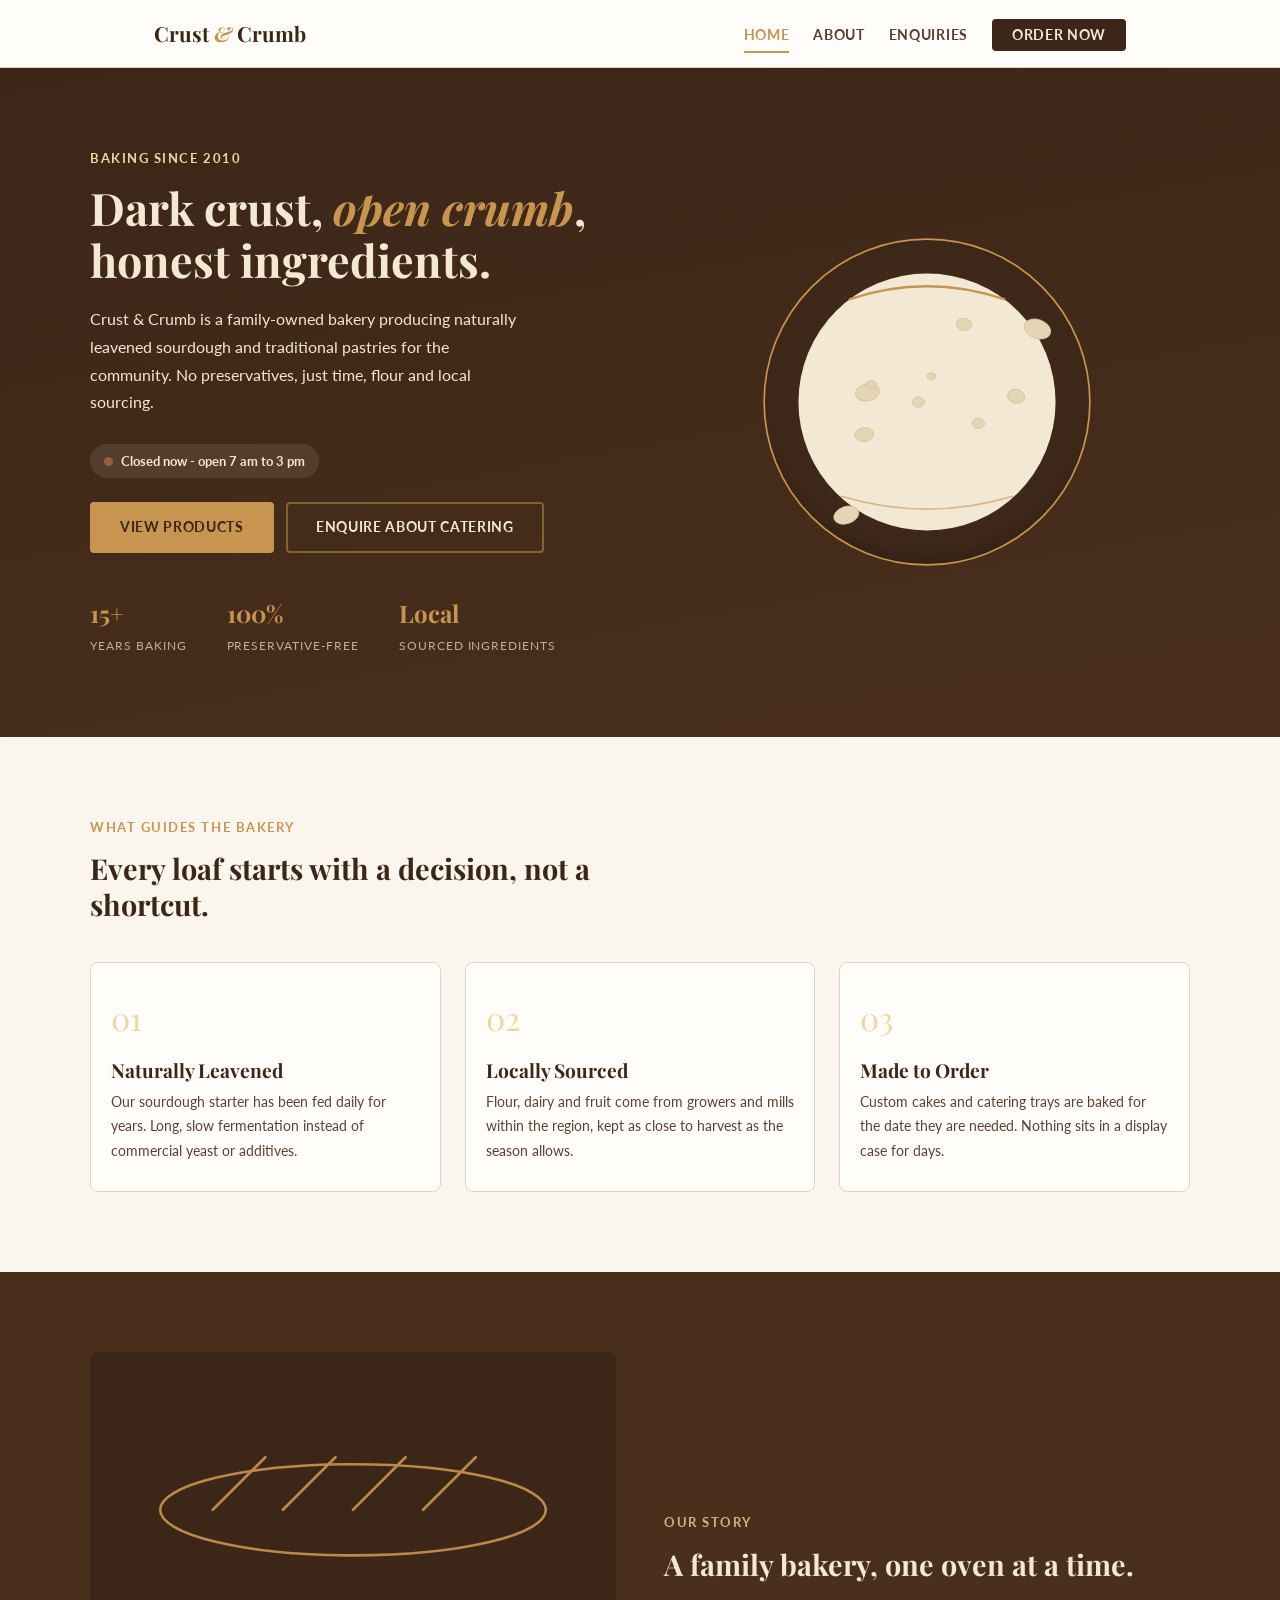
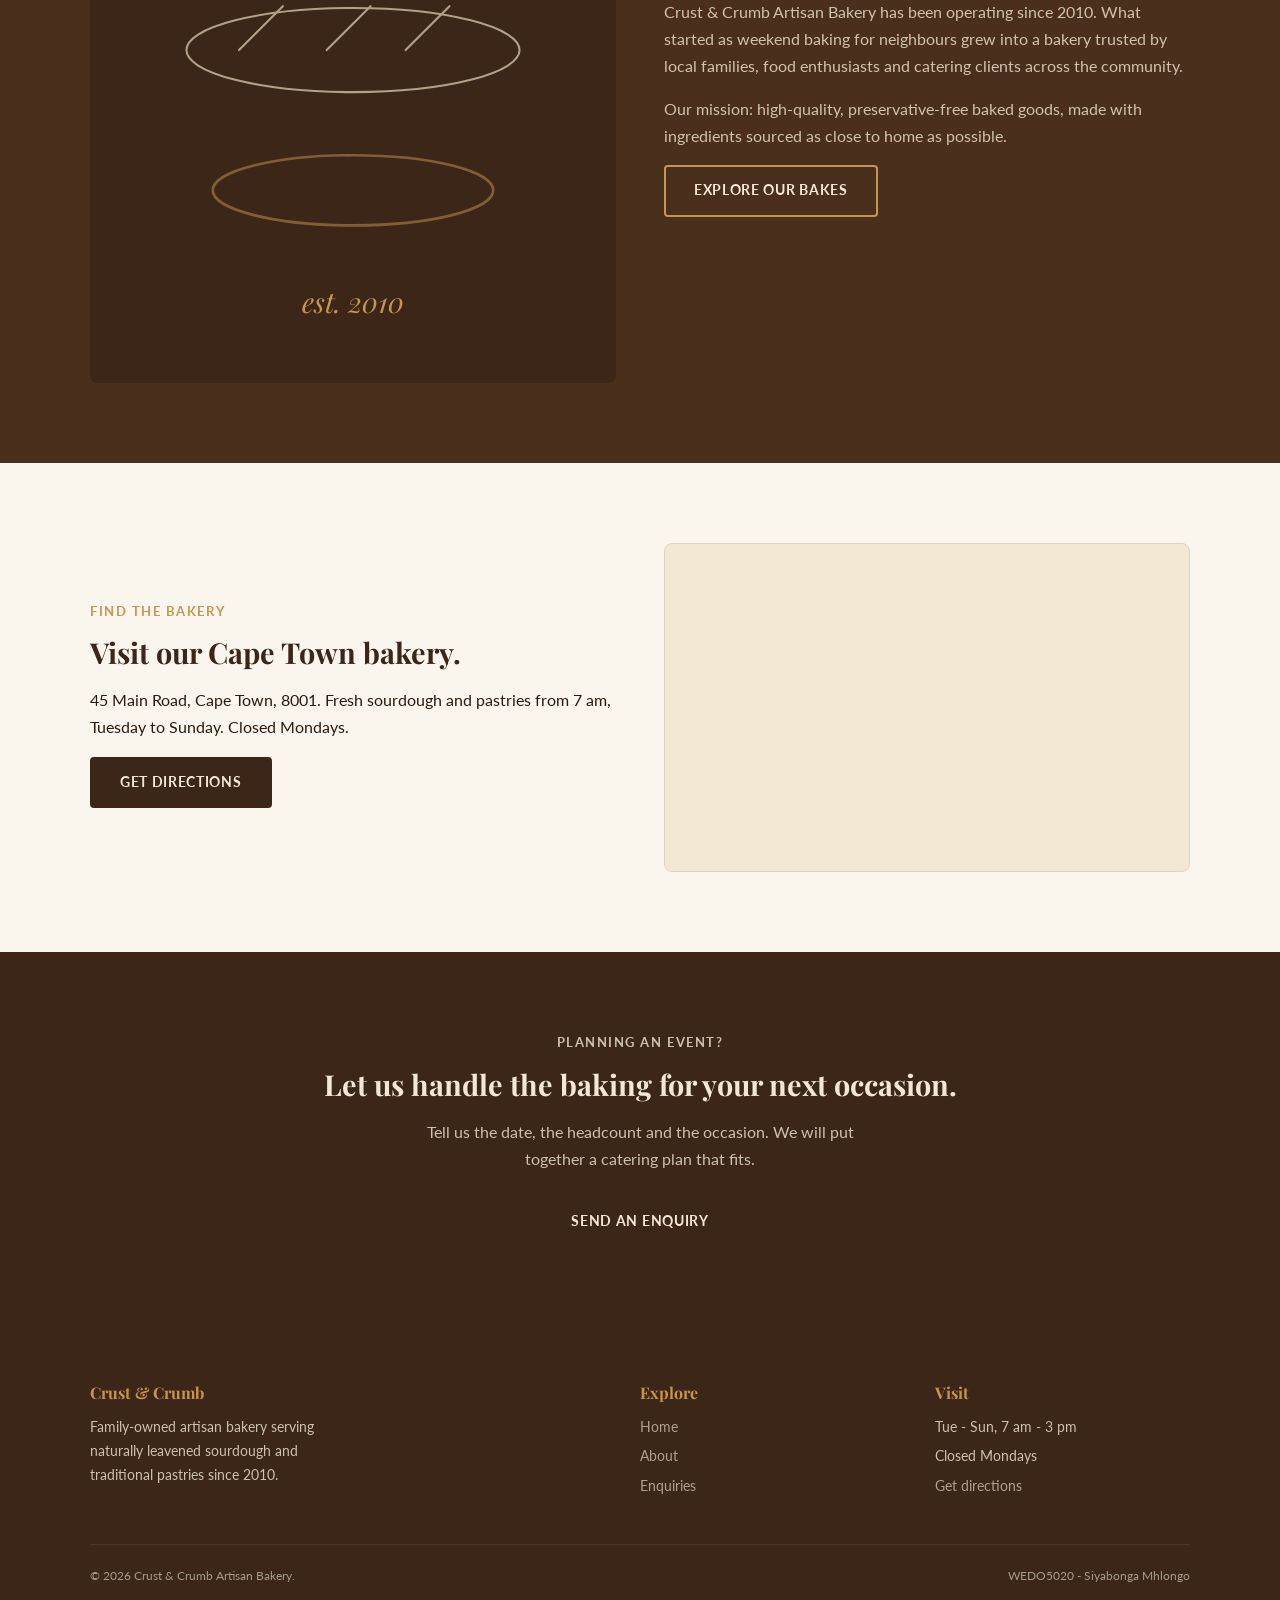
<file: index.html>
<!DOCTYPE html>
<html lang="en">
<head>
  <meta charset="UTF-8">
  <meta name="viewport" content="width=device-width, initial-scale=1.0">
  <title>Crust &amp; Crumb Artisan Bakery | Sourdough &amp; Pastries in Cape Town</title>
  <meta name="description" content="Family-owned artisan bakery in Cape Town since 2010. Fresh naturally leavened sourdough, butter croissants, custom cakes and catering, all preservative-free and locally sourced.">
  <meta name="author" content="Siyabonga Mhlongo">
  <meta name="keywords" content="artisan bakery Cape Town, sourdough bread, fresh pastries, custom cakes, bakery catering, preservative-free bread, locally sourced">
  <meta name="robots" content="index, follow">
  <meta name="theme-color" content="#3B2618">
  <meta property="og:type" content="website">
  <meta property="og:site_name" content="Crust &amp; Crumb Artisan Bakery">
  <meta property="og:title" content="Crust &amp; Crumb Artisan Bakery | Sourdough &amp; Pastries in Cape Town">
  <meta property="og:description" content="Family-owned artisan bakery in Cape Town since 2010. Fresh naturally leavened sourdough, butter croissants, custom cakes and catering, all preservative-free and locally sourced.">
  <meta property="og:locale" content="en_ZA">
  <meta name="twitter:card" content="summary">
  <meta name="twitter:title" content="Crust &amp; Crumb Artisan Bakery | Sourdough &amp; Pastries in Cape Town">
  <meta name="twitter:description" content="Family-owned artisan bakery in Cape Town since 2010. Fresh naturally leavened sourdough, butter croissants, custom cakes and catering, all preservative-free and locally sourced.">
  <link rel="icon" href="data:image/svg+xml,%3Csvg xmlns='http://www.w3.org/2000/svg' viewBox='0 0 100 100'%3E%3Ccircle cx='50' cy='50' r='46' fill='%233B2618'/%3E%3Ccircle cx='50' cy='50' r='34' fill='%23F3E8D3'/%3E%3C/svg%3E">
  <script type="application/ld+json">{"@context": "https://schema.org", "@type": "Bakery", "name": "Crust & Crumb Artisan Bakery", "description": "Family-owned artisan bakery specialising in naturally leavened sourdough, pastries, custom cakes and catering.", "foundingDate": "2010", "telephone": "+27215551234", "email": "hello@crustandcrumb.co.za", "address": {"@type": "PostalAddress", "streetAddress": "45 Main Road", "addressLocality": "Cape Town", "postalCode": "8001", "addressCountry": "ZA"}, "openingHoursSpecification": [{"@type": "OpeningHoursSpecification", "dayOfWeek": ["Tuesday", "Wednesday", "Thursday", "Friday", "Saturday", "Sunday"], "opens": "07:00", "closes": "15:00"}], "servesCuisine": "Bakery"}</script>
  <link rel="preconnect" href="https://fonts.googleapis.com">
  <link rel="preconnect" href="https://fonts.gstatic.com" crossorigin>
  <link href="https://fonts.googleapis.com/css2?family=Lato:wght@400;700&family=Playfair+Display:ital,wght@0,400;0,700;1,400&display=swap" rel="stylesheet">
  <link rel="stylesheet" href="style.css">
  <link rel="stylesheet" href="styles/index.css">
  <link rel="stylesheet" href="styles/animations.css">
</head>
<body>

  <a href="#main" class="skip-link">Skip to main content</a>

  <header class="site-header" role="banner">
    <nav class="nav" aria-label="Primary navigation">
      <a href="index.html" class="brand">Crust <span class="amp">&amp;</span> Crumb</a>
      <input type="checkbox" id="nav-toggle" class="nav-toggle" aria-label="Toggle navigation menu">
      <label for="nav-toggle" class="nav-toggle-label"><span></span></label>
      <ul class="nav-links">
        <li><a href="index.html" aria-current="page">Home</a></li>
        <li><a href="about.html">About</a></li>
        <li><a href="contact.html">Enquiries</a></li>
        <li><a href="contact.html" class="nav-cta">Order Now</a></li>
      </ul>
    </nav>
  </header>

  <main id="main">

    <!-- HERO -->
    <section class="hero" aria-label="Welcome banner">
      <div class="container hero-inner">
        <div>
          <p class="eyebrow">Baking since 2010</p>
          <h1>Dark crust, <em>open crumb</em>,<br>honest ingredients.</h1>
          <p class="hero-sub">Crust &amp; Crumb is a family-owned bakery producing naturally leavened sourdough and traditional pastries for the community. No preservatives, just time, flour and local sourcing.</p>
          <p class="open-status" id="open-status" aria-live="polite"></p>
          <div class="hero-actions">
            <a href="about.html" class="btn btn-primary">View Products</a>
            <a href="contact.html" class="btn btn-outline">Enquire About Catering</a>
          </div>
          <div class="hero-stats">
            <div><strong data-count="15" data-suffix="+">15+</strong><span>Years Baking</span></div>
            <div><strong data-count="100" data-suffix="%">100%</strong><span>Preservative-Free</span></div>
            <div><strong>Local</strong><span>Sourced Ingredients</span></div>
          </div>
        </div>

        <div class="hero-figure" role="img" aria-label="Illustration of a sliced sourdough loaf with a dark crust and open crumb">
          <svg viewBox="0 0 420 420" xmlns="http://www.w3.org/2000/svg">
            <defs>
              <radialGradient id="crustGrad" cx="50%" cy="45%" r="65%">
                <stop offset="0%" stop-color="#4A2F1C"/>
                <stop offset="78%" stop-color="#3B2618"/>
                <stop offset="100%" stop-color="#241610"/>
              </radialGradient>
            </defs>
            <circle cx="210" cy="210" r="190" fill="url(#crustGrad)" stroke="#C89550" stroke-width="2"/>
            <circle cx="210" cy="210" r="150" fill="#F3E8D3"/>
            <g fill="#E4D5B7" stroke="#D8C298" stroke-width="1">
              <ellipse cx="170" cy="160" rx="14" ry="10" transform="rotate(-12 170 160)"/>
              <ellipse cx="230" cy="150" rx="9" ry="7" transform="rotate(8 230 150)"/>
              <ellipse cx="255" cy="200" rx="16" ry="11" transform="rotate(20 255 200)"/>
              <ellipse cx="200" cy="210" rx="7" ry="6"/>
              <ellipse cx="160" cy="230" rx="11" ry="8" transform="rotate(-6 160 230)"/>
              <ellipse cx="245" cy="255" rx="10" ry="8" transform="rotate(14 245 255)"/>
              <ellipse cx="190" cy="270" rx="15" ry="10" transform="rotate(-18 190 270)"/>
              <ellipse cx="145" cy="190" rx="6" ry="5"/>
              <ellipse cx="270" cy="235" rx="7" ry="6"/>
              <ellipse cx="215" cy="180" rx="5" ry="4"/>
            </g>
            <path d="M120 90 Q210 60 300 90" stroke="#C89550" stroke-width="3" fill="none" stroke-linecap="round"/>
            <path d="M110 320 Q210 350 310 320" stroke="#C89550" stroke-width="2" fill="none" stroke-linecap="round" opacity="0.6"/>
          </svg>
        </div>
      </div>
    </section>

    <!-- VALUES -->
    <section class="section-light" aria-labelledby="values-heading">
      <div class="container">
        <div class="section-head">
          <p class="eyebrow">What guides the bakery</p>
          <h2 id="values-heading">Every loaf starts with a decision, not a shortcut.</h2>
        </div>
        <div class="grid-3">
          <article class="value-card">
            <span class="num" aria-hidden="true">01</span>
            <h3>Naturally Leavened</h3>
            <p>Our sourdough starter has been fed daily for years. Long, slow fermentation instead of commercial yeast or additives.</p>
          </article>
          <article class="value-card">
            <span class="num" aria-hidden="true">02</span>
            <h3>Locally Sourced</h3>
            <p>Flour, dairy and fruit come from growers and mills within the region, kept as close to harvest as the season allows.</p>
          </article>
          <article class="value-card">
            <span class="num" aria-hidden="true">03</span>
            <h3>Made to Order</h3>
            <p>Custom cakes and catering trays are baked for the date they are needed. Nothing sits in a display case for days.</p>
          </article>
        </div>
      </div>
    </section>

    <!-- ABOUT PREVIEW -->
    <section class="section-panel" aria-labelledby="story-heading">
      <div class="container split">
        <div class="split-figure" role="img" aria-label="Illustration of bakery shelves with the words est. 2010">
          <svg viewBox="0 0 300 360" xmlns="http://www.w3.org/2000/svg">
            <rect x="0" y="0" width="300" height="360" fill="#3B2618"/>
            <g stroke="#C89550" stroke-width="1.5" fill="none" opacity="0.9">
              <ellipse cx="150" cy="90" rx="110" ry="26"/>
              <path d="M70 90 L100 60 M110 90 L140 60 M150 90 L180 60 M190 90 L220 60" stroke-linecap="round"/>
            </g>
            <g stroke="#E4D5B7" stroke-width="1.2" fill="none" opacity="0.7">
              <ellipse cx="150" cy="170" rx="95" ry="24"/>
              <path d="M85 170 L110 145 M135 170 L160 145 M180 170 L205 145" stroke-linecap="round"/>
            </g>
            <g stroke="#C89550" stroke-width="1.5" fill="none" opacity="0.5">
              <ellipse cx="150" cy="250" rx="80" ry="20"/>
            </g>
            <text x="150" y="320" text-anchor="middle" font-family="Playfair Display, serif" font-style="italic" font-size="16" fill="#C89550">est. 2010</text>
          </svg>
        </div>
        <div>
          <p class="eyebrow">Our story</p>
          <h2 id="story-heading">A family bakery, one oven at a time.</h2>
          <p>Crust &amp; Crumb Artisan Bakery has been operating since 2010. What started as weekend baking for neighbours grew into a bakery trusted by local families, food enthusiasts and catering clients across the community.</p>
          <p>Our mission: high-quality, preservative-free baked goods, made with ingredients sourced as close to home as possible.</p>
          <a href="about.html" class="btn btn-outline-dark">Explore Our Bakes</a>
        </div>
      </div>
    </section>

    <!-- FIND US -->
    <section class="section-light" aria-labelledby="find-heading">
      <div class="container split">
        <div>
          <p class="eyebrow">Find the bakery</p>
          <h2 id="find-heading">Visit our Cape Town bakery.</h2>
          <p>45 Main Road, Cape Town, 8001. Fresh sourdough and pastries from 7 am, Tuesday to Sunday. Closed Mondays.</p>
          <a class="btn btn-primary" href="https://www.google.com/maps/dir/?api=1&destination=45+Main+Road,+Cape+Town,+8001" target="_blank" rel="noopener">Get Directions</a>
        </div>
        <div class="map-frame"><iframe title="Google Map showing Crust and Crumb Artisan Bakery at 45 Main Road, Cape Town" src="https://www.google.com/maps?q=45+Main+Road,+Cape+Town,+8001&output=embed" loading="lazy" referrerpolicy="no-referrer-when-downgrade" allowfullscreen></iframe></div>
      </div>
    </section>

    <!-- CTA -->
    <section class="section-dark" aria-labelledby="cta-heading">
      <div class="container" style="text-align:center; max-width:640px;">
        <p class="eyebrow" style="text-align:center;">Planning an event?</p>
        <h2 id="cta-heading">Let us handle the baking for your next occasion.</h2>
        <p style="max-width:50ch; margin:0 auto 24px;">Tell us the date, the headcount and the occasion. We will put together a catering plan that fits.</p>
        <a href="contact.html" class="btn btn-primary">Send an Enquiry</a>
      </div>
    </section>

  </main>

  <footer class="site-footer" role="contentinfo">
    <div class="container">
      <div class="footer-top">
        <div>
          <h4>Crust &amp; Crumb</h4>
          <p style="max-width:32ch; font-size:0.9rem; opacity:0.8;">Family-owned artisan bakery serving naturally leavened sourdough and traditional pastries since 2010.</p>
        </div>
        <div>
          <h4>Explore</h4>
          <ul>
            <li><a href="index.html">Home</a></li>
            <li><a href="about.html">About</a></li>
            <li><a href="contact.html">Enquiries</a></li>
          </ul>
        </div>
        <div>
          <h4>Visit</h4>
          <ul>
            <li>Tue - Sun, 7 am - 3 pm</li>
            <li>Closed Mondays</li>
            <li><a href="https://www.google.com/maps/dir/?api=1&destination=45+Main+Road,+Cape+Town,+8001" target="_blank" rel="noopener">Get directions</a></li>
          </ul>
        </div>
      </div>
      <div class="footer-bottom">
        <span>&copy; 2026 Crust &amp; Crumb Artisan Bakery.</span>
        <span>WEDO5020 - Siyabonga Mhlongo</span>
      </div>
    </div>
  </footer>

  <script src="script.js" defer></script>
</body>
</html>
</file>
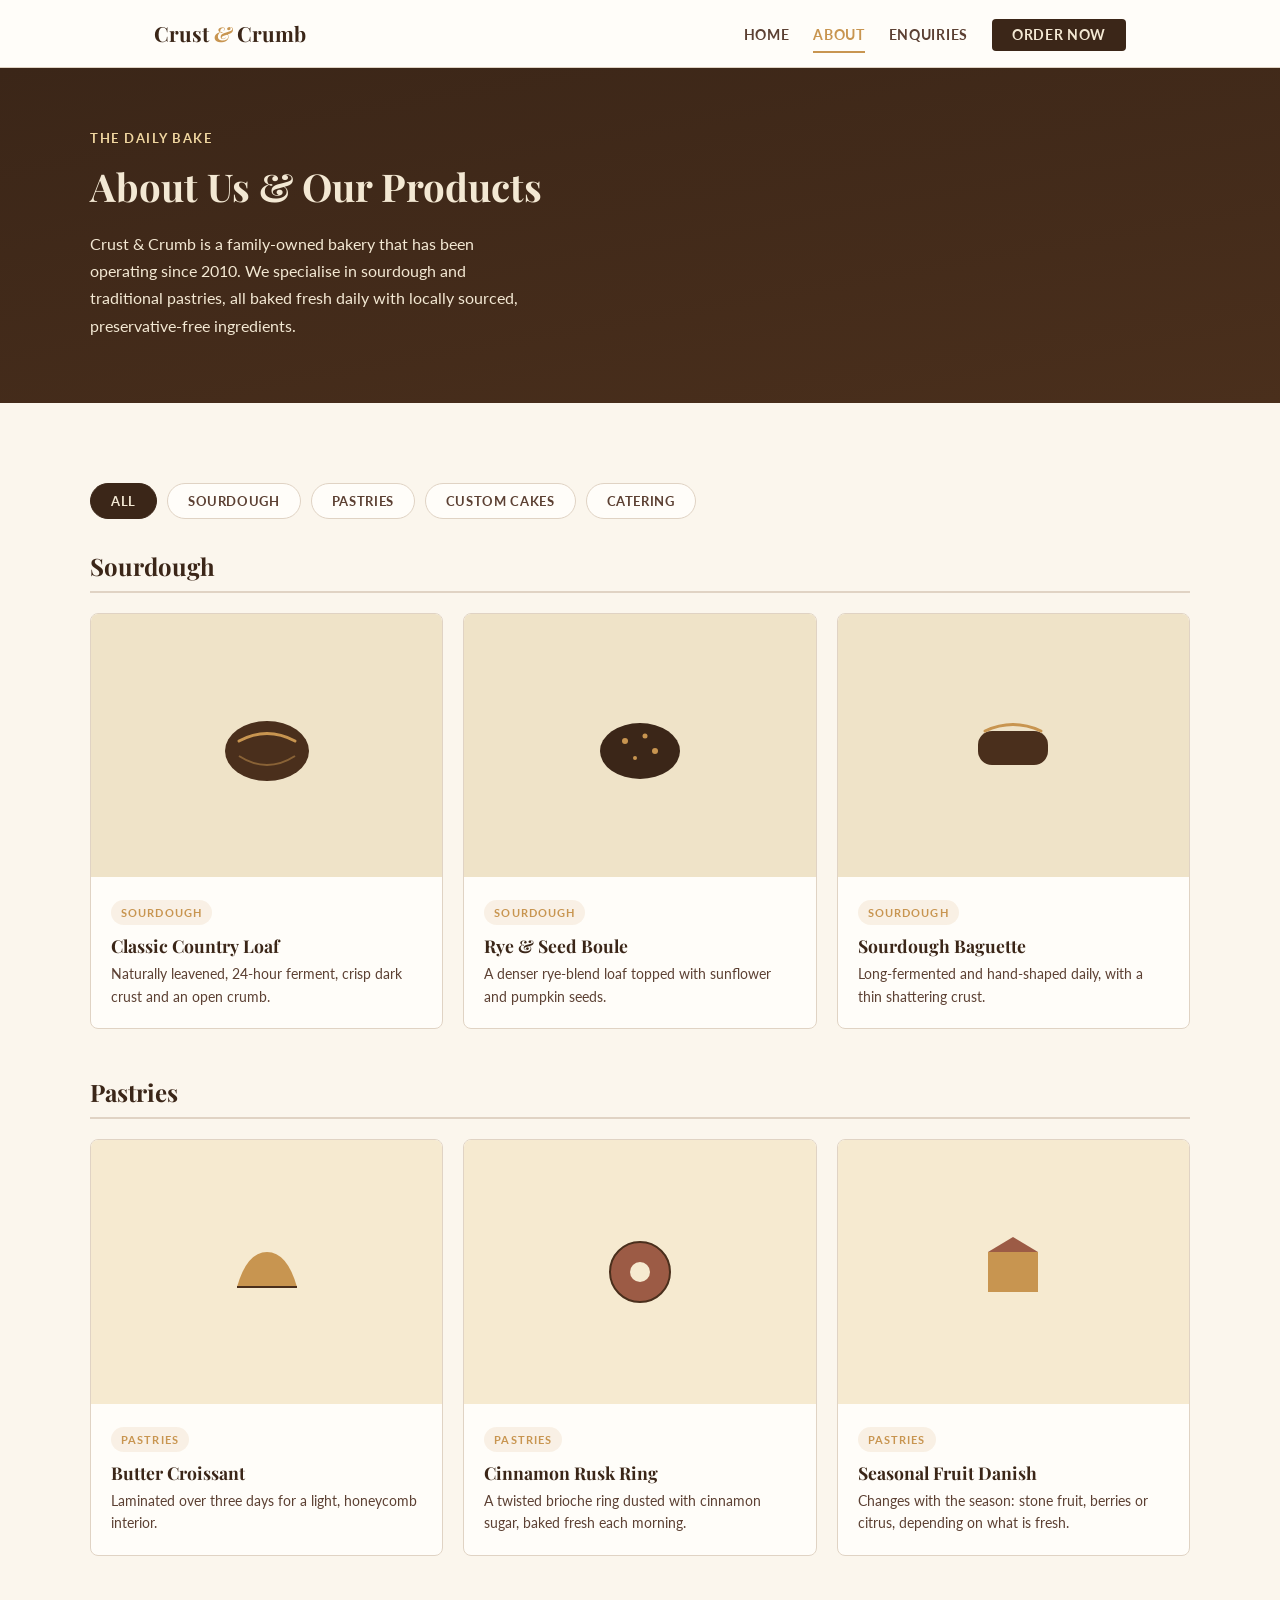
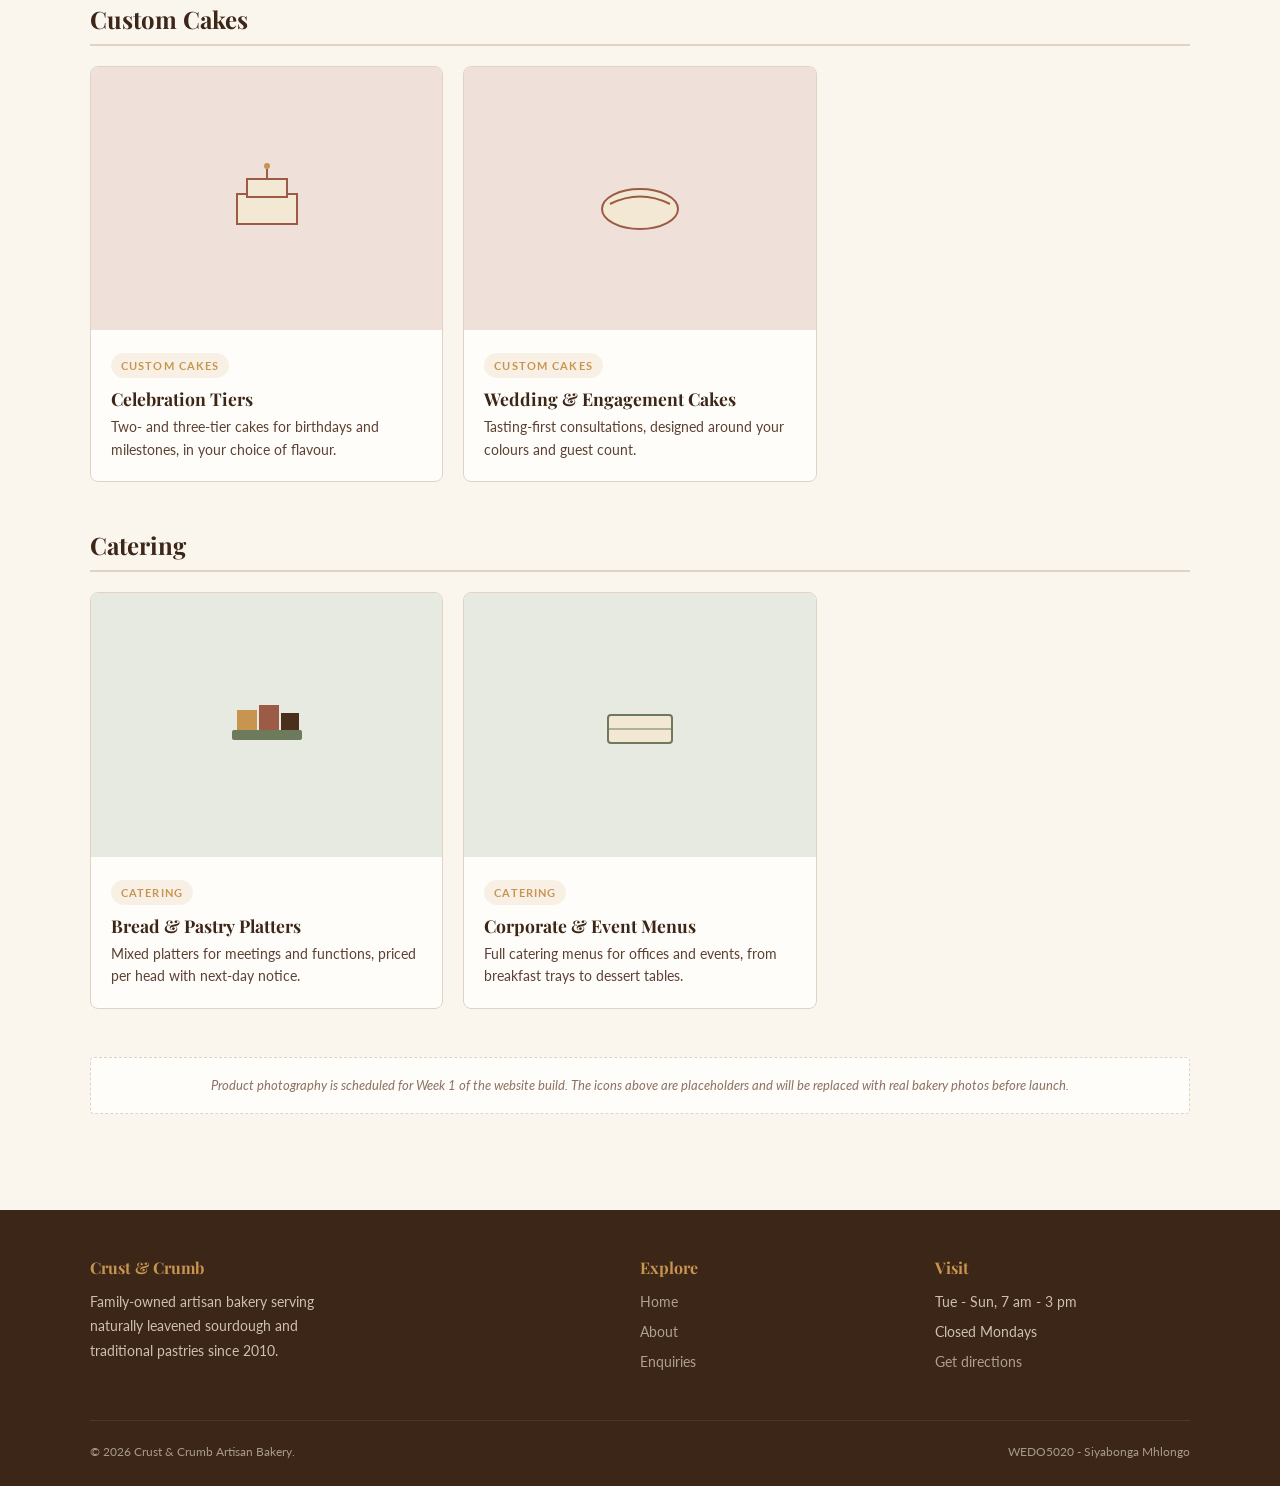
<file: about.html>
<!DOCTYPE html>
<html lang="en">
<head>
  <meta charset="UTF-8">
  <meta name="viewport" content="width=device-width, initial-scale=1.0">
  <title>Our Sourdough, Pastries, Custom Cakes &amp; Catering | Crust &amp; Crumb Cape Town</title>
  <meta name="description" content="Browse Crust &amp; Crumb's sourdough loaves, croissants, custom wedding cakes and catering menus. Baked fresh daily in Cape Town with locally sourced, preservative-free ingredients.">
  <meta name="author" content="Siyabonga Mhlongo">
  <meta name="keywords" content="sourdough loaf Cape Town, butter croissant, wedding cakes Cape Town, bakery catering menu, rye seed boule, sourdough baguette">
  <meta name="robots" content="index, follow">
  <meta name="theme-color" content="#3B2618">
  <meta property="og:type" content="website">
  <meta property="og:site_name" content="Crust &amp; Crumb Artisan Bakery">
  <meta property="og:title" content="Our Sourdough, Pastries, Custom Cakes &amp; Catering | Crust &amp; Crumb Cape Town">
  <meta property="og:description" content="Browse Crust &amp; Crumb's sourdough loaves, croissants, custom wedding cakes and catering menus. Baked fresh daily in Cape Town with locally sourced, preservative-free ingredients.">
  <meta property="og:locale" content="en_ZA">
  <meta name="twitter:card" content="summary">
  <meta name="twitter:title" content="Our Sourdough, Pastries, Custom Cakes &amp; Catering | Crust &amp; Crumb Cape Town">
  <meta name="twitter:description" content="Browse Crust &amp; Crumb's sourdough loaves, croissants, custom wedding cakes and catering menus. Baked fresh daily in Cape Town with locally sourced, preservative-free ingredients.">
  <link rel="icon" href="data:image/svg+xml,%3Csvg xmlns='http://www.w3.org/2000/svg' viewBox='0 0 100 100'%3E%3Ccircle cx='50' cy='50' r='46' fill='%233B2618'/%3E%3Ccircle cx='50' cy='50' r='34' fill='%23F3E8D3'/%3E%3C/svg%3E">
  <link rel="preconnect" href="https://fonts.googleapis.com">
  <link rel="preconnect" href="https://fonts.gstatic.com" crossorigin>
  <link href="https://fonts.googleapis.com/css2?family=Lato:wght@400;700&family=Playfair+Display:ital,wght@0,400;0,700;1,400&display=swap" rel="stylesheet">
  <link rel="stylesheet" href="style.css">
  <link rel="stylesheet" href="styles/about.css">
  <link rel="stylesheet" href="styles/animations.css">
</head>
<body>

  <a href="#main" class="skip-link">Skip to main content</a>

  <header class="site-header" role="banner">
    <nav class="nav" aria-label="Primary navigation">
      <a href="index.html" class="brand">Crust <span class="amp">&amp;</span> Crumb</a>
      <input type="checkbox" id="nav-toggle" class="nav-toggle" aria-label="Toggle navigation menu">
      <label for="nav-toggle" class="nav-toggle-label"><span></span></label>
      <ul class="nav-links">
        <li><a href="index.html">Home</a></li>
        <li><a href="about.html" aria-current="page">About</a></li>
        <li><a href="contact.html">Enquiries</a></li>
        <li><a href="contact.html" class="nav-cta">Order Now</a></li>
      </ul>
    </nav>
  </header>

  <main id="main">

    <div class="page-header">
      <div class="container">
        <p class="eyebrow">The daily bake</p>
        <h1>About Us &amp; Our Products</h1>
        <p>Crust &amp; Crumb is a family-owned bakery that has been operating since 2010. We specialise in sourdough and traditional pastries, all baked fresh daily with locally sourced, preservative-free ingredients.</p>
      </div>
    </div>

    <section class="section-light" aria-labelledby="products-heading">
      <div class="container">

        <h2 id="products-heading" class="category-heading">Sourdough</h2>
        <div class="product-grid">

          <article class="product-card">
            <div class="product-thumb" style="background:#EFE3C8;">
              <svg viewBox="0 0 100 100" role="img" aria-label="Illustration of Classic Country Loaf"><ellipse cx="50" cy="55" rx="42" ry="30" fill="#4A2F1C"/><path d="M22 45 Q50 30 78 45" stroke="#C89550" stroke-width="3" fill="none" stroke-linecap="round"/><path d="M22 60 Q50 78 78 60" stroke="#C89550" stroke-width="2" fill="none" opacity="0.5"/></svg>
            </div>
            <div class="product-body">
              <span class="product-tag">Sourdough</span>
              <h3>Classic Country Loaf</h3>
              <p>Naturally leavened, 24-hour ferment, crisp dark crust and an open crumb.</p>
            </div>
          </article>

          <article class="product-card">
            <div class="product-thumb" style="background:#EFE3C8;">
              <svg viewBox="0 0 100 100" role="img" aria-label="Illustration of Rye &amp; Seed Boule"><ellipse cx="50" cy="55" rx="40" ry="28" fill="#3B2618"/><circle cx="35" cy="45" r="3" fill="#C89550"/><circle cx="55" cy="40" r="2.5" fill="#C89550"/><circle cx="65" cy="55" r="3" fill="#C89550"/><circle cx="45" cy="62" r="2" fill="#C89550"/></svg>
            </div>
            <div class="product-body">
              <span class="product-tag">Sourdough</span>
              <h3>Rye &amp; Seed Boule</h3>
              <p>A denser rye-blend loaf topped with sunflower and pumpkin seeds.</p>
            </div>
          </article>

          <article class="product-card">
            <div class="product-thumb" style="background:#EFE3C8;">
              <svg viewBox="0 0 100 100" role="img" aria-label="Illustration of Sourdough Baguette"><rect x="15" y="35" width="70" height="34" rx="14" fill="#4A2F1C"/><path d="M22 35 Q50 22 78 35" stroke="#C89550" stroke-width="3" fill="none" stroke-linecap="round"/></svg>
            </div>
            <div class="product-body">
              <span class="product-tag">Sourdough</span>
              <h3>Sourdough Baguette</h3>
              <p>Long-fermented and hand-shaped daily, with a thin shattering crust.</p>
            </div>
          </article>

        </div>

        <h2 class="category-heading">Pastries</h2>
        <div class="product-grid">

          <article class="product-card">
            <div class="product-thumb" style="background:#F6EAD0;">
              <svg viewBox="0 0 100 100" role="img" aria-label="Illustration of Butter Croissant"><path d="M20 65 Q30 30 50 30 Q70 30 80 65 Z" fill="#C89550"/><path d="M20 65 L80 65" stroke="#4A2F1C" stroke-width="2"/></svg>
            </div>
            <div class="product-body">
              <span class="product-tag">Pastries</span>
              <h3>Butter Croissant</h3>
              <p>Laminated over three days for a light, honeycomb interior.</p>
            </div>
          </article>

          <article class="product-card">
            <div class="product-thumb" style="background:#F6EAD0;">
              <svg viewBox="0 0 100 100" role="img" aria-label="Illustration of Cinnamon Rusk Ring"><circle cx="50" cy="50" r="30" fill="#9C5B45"/><circle cx="50" cy="50" r="30" fill="none" stroke="#4A2F1C" stroke-width="2"/><circle cx="50" cy="50" r="10" fill="#F6EAD0"/></svg>
            </div>
            <div class="product-body">
              <span class="product-tag">Pastries</span>
              <h3>Cinnamon Rusk Ring</h3>
              <p>A twisted brioche ring dusted with cinnamon sugar, baked fresh each morning.</p>
            </div>
          </article>

          <article class="product-card">
            <div class="product-thumb" style="background:#F6EAD0;">
              <svg viewBox="0 0 100 100" role="img" aria-label="Illustration of Seasonal Fruit Danish"><rect x="25" y="30" width="50" height="40" fill="#C89550"/><path d="M25 30 L50 15 L75 30 Z" fill="#9C5B45"/></svg>
            </div>
            <div class="product-body">
              <span class="product-tag">Pastries</span>
              <h3>Seasonal Fruit Danish</h3>
              <p>Changes with the season: stone fruit, berries or citrus, depending on what is fresh.</p>
            </div>
          </article>

        </div>

        <h2 class="category-heading">Custom Cakes</h2>
        <div class="product-grid">

          <article class="product-card">
            <div class="product-thumb" style="background:#EFE0DA;">
              <svg viewBox="0 0 100 100" role="img" aria-label="Illustration of Celebration Tiers"><rect x="20" y="45" width="60" height="30" fill="#F3E8D3" stroke="#9C5B45" stroke-width="2"/><rect x="30" y="30" width="40" height="18" fill="#F3E8D3" stroke="#9C5B45" stroke-width="2"/><line x1="50" y1="30" x2="50" y2="20" stroke="#9C5B45" stroke-width="2"/><circle cx="50" cy="17" r="3" fill="#C89550"/></svg>
            </div>
            <div class="product-body">
              <span class="product-tag">Custom Cakes</span>
              <h3>Celebration Tiers</h3>
              <p>Two- and three-tier cakes for birthdays and milestones, in your choice of flavour.</p>
            </div>
          </article>

          <article class="product-card">
            <div class="product-thumb" style="background:#EFE0DA;">
              <svg viewBox="0 0 100 100" role="img" aria-label="Illustration of Wedding &amp; Engagement Cakes"><ellipse cx="50" cy="60" rx="38" ry="20" fill="#F3E8D3" stroke="#9C5B45" stroke-width="2"/><path d="M20 55 Q50 40 80 55" stroke="#9C5B45" stroke-width="2" fill="none"/></svg>
            </div>
            <div class="product-body">
              <span class="product-tag">Custom Cakes</span>
              <h3>Wedding &amp; Engagement Cakes</h3>
              <p>Tasting-first consultations, designed around your colours and guest count.</p>
            </div>
          </article>

        </div>

        <h2 class="category-heading">Catering</h2>
        <div class="product-grid">

          <article class="product-card">
            <div class="product-thumb" style="background:#E7EAE0;">
              <svg viewBox="0 0 100 100" role="img" aria-label="Illustration of Bread &amp; Pastry Platters"><rect x="15" y="55" width="70" height="10" rx="2" fill="#6E7A5C"/><rect x="20" y="35" width="20" height="20" fill="#C89550"/><rect x="42" y="30" width="20" height="25" fill="#9C5B45"/><rect x="64" y="38" width="18" height="17" fill="#4A2F1C"/></svg>
            </div>
            <div class="product-body">
              <span class="product-tag">Catering</span>
              <h3>Bread &amp; Pastry Platters</h3>
              <p>Mixed platters for meetings and functions, priced per head with next-day notice.</p>
            </div>
          </article>

          <article class="product-card">
            <div class="product-thumb" style="background:#E7EAE0;">
              <svg viewBox="0 0 100 100" role="img" aria-label="Illustration of Corporate &amp; Event Menus"><rect x="18" y="40" width="64" height="28" rx="3" fill="#F3E8D3" stroke="#6E7A5C" stroke-width="2"/><line x1="18" y1="54" x2="82" y2="54" stroke="#6E7A5C" stroke-width="1"/></svg>
            </div>
            <div class="product-body">
              <span class="product-tag">Catering</span>
              <h3>Corporate &amp; Event Menus</h3>
              <p>Full catering menus for offices and events, from breakfast trays to dessert tables.</p>
            </div>
          </article>

        </div>

        <p class="product-note">Product photography is scheduled for Week 1 of the website build. The icons above are placeholders and will be replaced with real bakery photos before launch.</p>

      </div>
    </section>

  </main>

  <footer class="site-footer" role="contentinfo">
    <div class="container">
      <div class="footer-top">
        <div>
          <h4>Crust &amp; Crumb</h4>
          <p style="max-width:32ch; font-size:0.9rem; opacity:0.8;">Family-owned artisan bakery serving naturally leavened sourdough and traditional pastries since 2010.</p>
        </div>
        <div>
          <h4>Explore</h4>
          <ul>
            <li><a href="index.html">Home</a></li>
            <li><a href="about.html">About</a></li>
            <li><a href="contact.html">Enquiries</a></li>
          </ul>
        </div>
        <div>
          <h4>Visit</h4>
          <ul>
            <li>Tue - Sun, 7 am - 3 pm</li>
            <li>Closed Mondays</li>
            <li><a href="https://www.google.com/maps/dir/?api=1&destination=45+Main+Road,+Cape+Town,+8001" target="_blank" rel="noopener">Get directions</a></li>
          </ul>
        </div>
      </div>
      <div class="footer-bottom">
        <span>&copy; 2026 Crust &amp; Crumb Artisan Bakery.</span>
        <span>WEDO5020 - Siyabonga Mhlongo</span>
      </div>
    </div>
  </footer>

  <script src="script.js" defer></script>
</body>
</html>
</file>
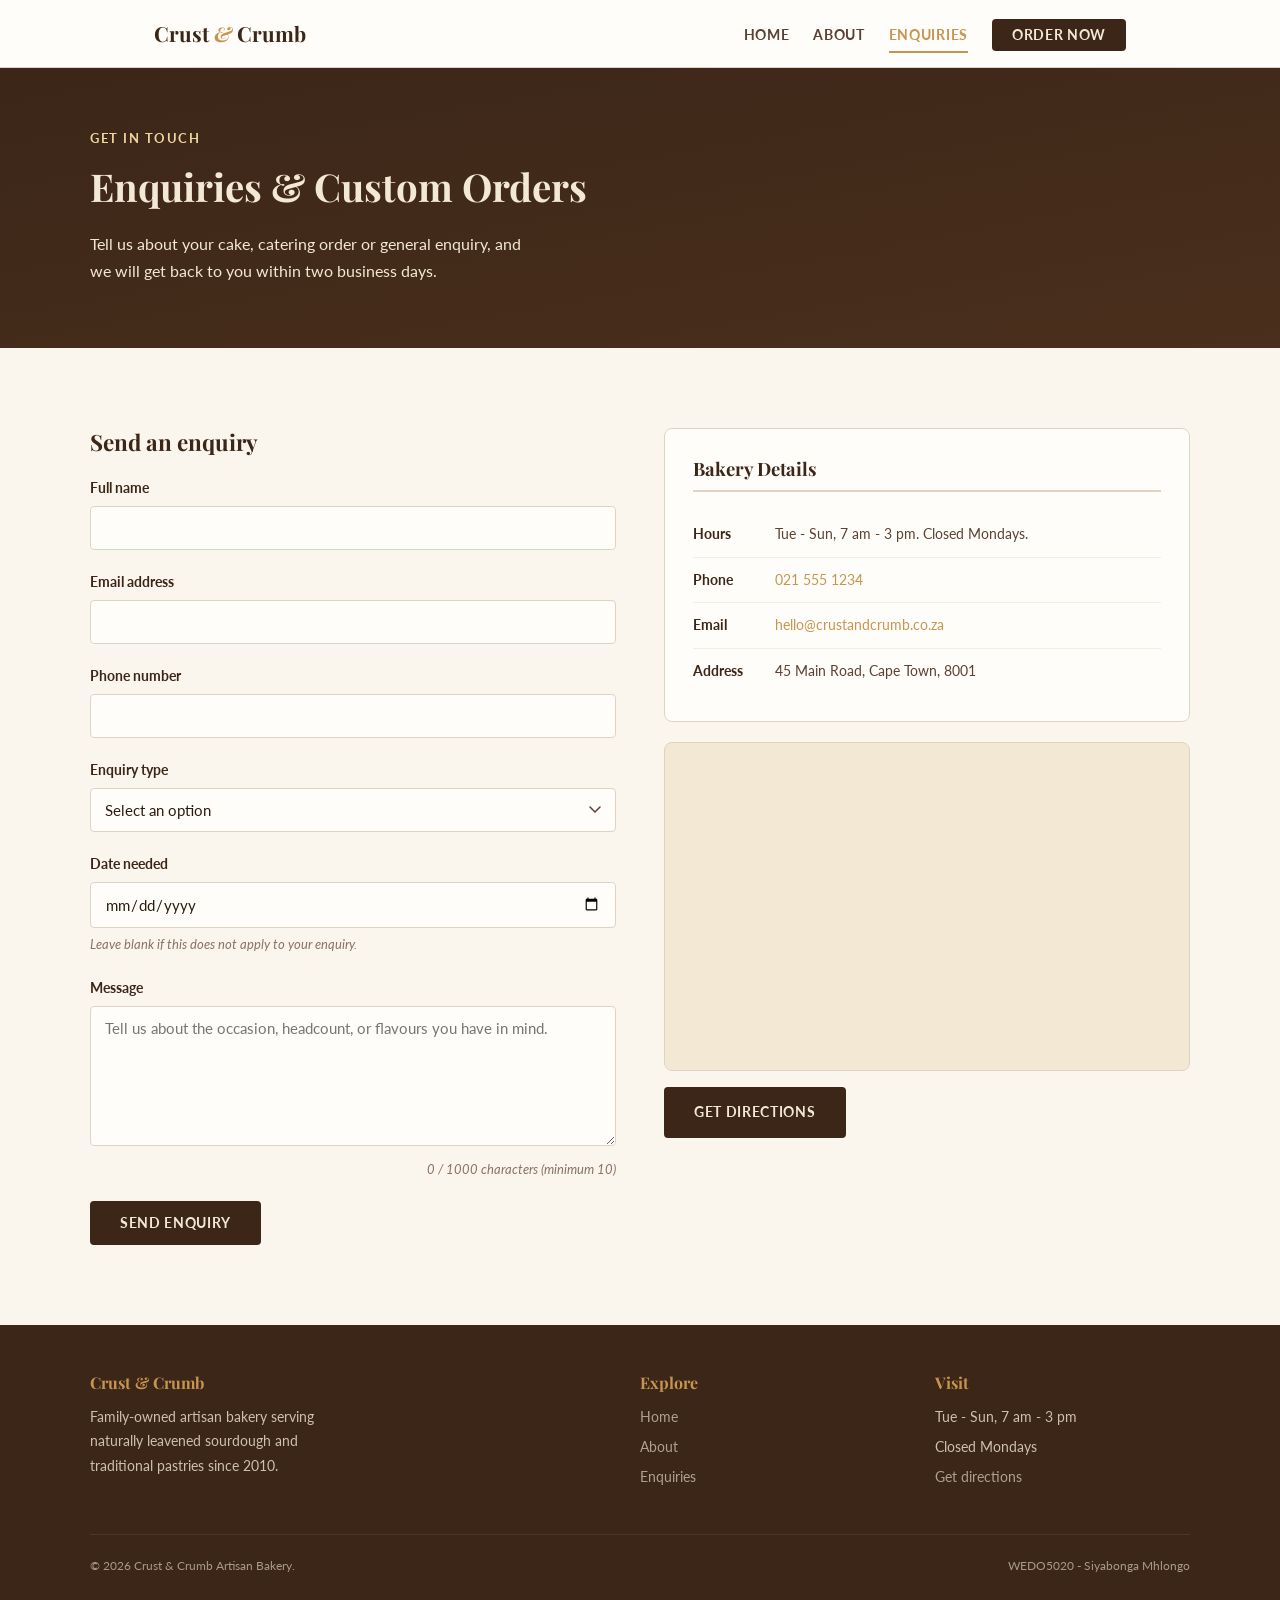
<file: contact.html>
<!DOCTYPE html>
<html lang="en">
<head>
  <meta charset="UTF-8">
  <meta name="viewport" content="width=device-width, initial-scale=1.0">
  <title>Order Custom Cakes &amp; Catering | Contact Crust &amp; Crumb Bakery Cape Town</title>
  <meta name="description" content="Enquire about custom cakes, catering and events with Crust &amp; Crumb Artisan Bakery. Find us at 45 Main Road, Cape Town, open Tuesday to Sunday 7 am to 3 pm.">
  <meta name="author" content="Siyabonga Mhlongo">
  <meta name="keywords" content="custom cake order Cape Town, bakery catering enquiry, bakery contact, bakery opening hours, bakery directions Cape Town">
  <meta name="robots" content="index, follow">
  <meta name="theme-color" content="#3B2618">
  <meta property="og:type" content="website">
  <meta property="og:site_name" content="Crust &amp; Crumb Artisan Bakery">
  <meta property="og:title" content="Order Custom Cakes &amp; Catering | Contact Crust &amp; Crumb Bakery Cape Town">
  <meta property="og:description" content="Enquire about custom cakes, catering and events with Crust &amp; Crumb Artisan Bakery. Find us at 45 Main Road, Cape Town, open Tuesday to Sunday 7 am to 3 pm.">
  <meta property="og:locale" content="en_ZA">
  <meta name="twitter:card" content="summary">
  <meta name="twitter:title" content="Order Custom Cakes &amp; Catering | Contact Crust &amp; Crumb Bakery Cape Town">
  <meta name="twitter:description" content="Enquire about custom cakes, catering and events with Crust &amp; Crumb Artisan Bakery. Find us at 45 Main Road, Cape Town, open Tuesday to Sunday 7 am to 3 pm.">
  <link rel="icon" href="data:image/svg+xml,%3Csvg xmlns='http://www.w3.org/2000/svg' viewBox='0 0 100 100'%3E%3Ccircle cx='50' cy='50' r='46' fill='%233B2618'/%3E%3Ccircle cx='50' cy='50' r='34' fill='%23F3E8D3'/%3E%3C/svg%3E">
  <link rel="preconnect" href="https://fonts.googleapis.com">
  <link rel="preconnect" href="https://fonts.gstatic.com" crossorigin>
  <link href="https://fonts.googleapis.com/css2?family=Lato:wght@400;700&family=Playfair+Display:ital,wght@0,400;0,700;1,400&display=swap" rel="stylesheet">
  <link rel="stylesheet" href="style.css">
  <link rel="stylesheet" href="styles/contact.css">
  <link rel="stylesheet" href="styles/animations.css">
</head>
<body>

  <a href="#main" class="skip-link">Skip to main content</a>

  <header class="site-header" role="banner">
    <nav class="nav" aria-label="Primary navigation">
      <a href="index.html" class="brand">Crust <span class="amp">&amp;</span> Crumb</a>
      <input type="checkbox" id="nav-toggle" class="nav-toggle" aria-label="Toggle navigation menu">
      <label for="nav-toggle" class="nav-toggle-label"><span></span></label>
      <ul class="nav-links">
        <li><a href="index.html">Home</a></li>
        <li><a href="about.html">About</a></li>
        <li><a href="contact.html" aria-current="page">Enquiries</a></li>
        <li><a href="contact.html" class="nav-cta">Order Now</a></li>
      </ul>
    </nav>
  </header>

  <main id="main">

    <div class="page-header">
      <div class="container">
        <p class="eyebrow">Get in touch</p>
        <h1>Enquiries &amp; Custom Orders</h1>
        <p>Tell us about your cake, catering order or general enquiry, and we will get back to you within two business days.</p>
      </div>
    </div>

    <section class="section-light" aria-labelledby="enquiry-heading">
      <div class="container contact-grid">

        <!-- FORM -->
        <div>
          <h2 id="enquiry-heading" style="font-size:1.4rem; margin-bottom:20px;">Send an enquiry</h2>
          <form id="enquiry-form" action="#" method="post" novalidate aria-label="Customer enquiry form">

            <div class="field">
              <label for="name">Full name</label>
              <input type="text" id="name" name="name" required aria-required="true" autocomplete="name">
            </div>

            <div class="field">
              <label for="email">Email address</label>
              <input type="email" id="email" name="email" required aria-required="true" autocomplete="email">
            </div>

            <div class="field">
              <label for="phone">Phone number</label>
              <input type="tel" id="phone" name="phone" autocomplete="tel">
            </div>

            <div class="field">
              <label for="enquiry-type">Enquiry type</label>
              <select id="enquiry-type" name="enquiry-type" required aria-required="true">
                <option value="" disabled selected>Select an option</option>
                <option value="custom-cake">Custom Cake Order</option>
                <option value="catering">Catering / Event</option>
                <option value="general">General Enquiry</option>
              </select>
            </div>

            <div class="field">
              <label for="date-needed">Date needed</label>
              <input type="date" id="date-needed" name="date-needed">
              <p class="form-note">Leave blank if this does not apply to your enquiry.</p>
            </div>

            <div class="field">
              <label for="message">Message</label>
              <textarea id="message" name="message" required aria-required="true" placeholder="Tell us about the occasion, headcount, or flavours you have in mind."></textarea>
            </div>

            <button type="submit" class="btn btn-primary">Send Enquiry</button>
          </form>
        </div>

        <!-- INFO + MAP -->
        <div>
          <div class="info-card">
            <h3>Bakery Details</h3>
            <div class="info-row"><span class="k">Hours</span><span>Tue - Sun, 7 am - 3 pm. Closed Mondays.</span></div>
            <div class="info-row"><span class="k">Phone</span><span><a href="tel:+27215551234">021 555 1234</a></span></div>
            <div class="info-row"><span class="k">Email</span><span><a href="mailto:hello@crustandcrumb.co.za">hello@crustandcrumb.co.za</a></span></div>
            <div class="info-row"><span class="k">Address</span><span>45 Main Road, Cape Town, 8001</span></div>
          </div>

          <div class="map-frame">
            <iframe title="Google Map showing the location of Crust and Crumb Artisan Bakery at 45 Main Road, Cape Town" src="https://www.google.com/maps?q=45+Main+Road,+Cape+Town,+8001&output=embed" loading="lazy" referrerpolicy="no-referrer-when-downgrade" allowfullscreen></iframe>
          </div>
          <p class="map-actions"><a class="btn btn-primary" href="https://www.google.com/maps/dir/?api=1&destination=45+Main+Road,+Cape+Town,+8001" target="_blank" rel="noopener">Get Directions</a></p>
        </div>

      </div>
    </section>

  </main>

  <footer class="site-footer" role="contentinfo">
    <div class="container">
      <div class="footer-top">
        <div>
          <h4>Crust &amp; Crumb</h4>
          <p style="max-width:32ch; font-size:0.9rem; opacity:0.8;">Family-owned artisan bakery serving naturally leavened sourdough and traditional pastries since 2010.</p>
        </div>
        <div>
          <h4>Explore</h4>
          <ul>
            <li><a href="index.html">Home</a></li>
            <li><a href="about.html">About</a></li>
            <li><a href="contact.html">Enquiries</a></li>
          </ul>
        </div>
        <div>
          <h4>Visit</h4>
          <ul>
            <li>Tue - Sun, 7 am - 3 pm</li>
            <li>Closed Mondays</li>
            <li><a href="https://www.google.com/maps/dir/?api=1&destination=45+Main+Road,+Cape+Town,+8001" target="_blank" rel="noopener">Get directions</a></li>
          </ul>
        </div>
      </div>
      <div class="footer-bottom">
        <span>&copy; 2026 Crust &amp; Crumb Artisan Bakery.</span>
        <span>WEDO5020 - Siyabonga Mhlongo</span>
      </div>
    </div>
  </footer>

  <script src="script.js" defer></script>
</body>
</html>
</file>
<file: style.css>
/* ============================================
   Crust & Crumb Artisan Bakery
   WEDO5020 - Siyabonga Mhlongo
   Shared Base Stylesheet
   ============================================ */

/* --- Reset --- */
*, *::before, *::after {
  margin: 0;
  padding: 0;
  box-sizing: border-box;
}

/* --- Custom Properties --- */
:root {
  --crust: #3B2618;
  --crust-mid: #4A2F1C;
  --crumb: #F3E8D3;
  --crumb-light: #FBF6ED;
  --gold: #C89550;
  --gold-light: #D4A24E;
  --gold-pale: #F0D6A0;
  --terra: #9C5B45;
  --text: #2C1A0E;
  --text-mid: #5C4033;
  --text-light: #8B7262;
  --white: #FFFDF9;
  --border: #E0D3C4;
  --heading: 'Playfair Display', Georgia, serif;
  --body: 'Lato', Arial, sans-serif;
}

/* --- Base --- */
html {
  font-size: 100%;
  scroll-behavior: smooth;
}

body {
  font-family: var(--body);
  font-size: 1rem;
  line-height: 1.7;
  color: var(--text);
  background: var(--white);
}

img, svg {
  display: block;
  max-width: 100%;
  height: auto;
}

a {
  color: var(--gold);
  text-decoration: none;
}

a:hover, a:focus {
  color: var(--terra);
  text-decoration: underline;
}

h1, h2, h3, h4 {
  font-family: var(--heading);
  color: var(--crust);
  line-height: 1.25;
}

h1 { font-size: 2.4rem; margin-bottom: 20px; }
h2 { font-size: 1.8rem; margin-bottom: 16px; }
h3 { font-size: 1.2rem; margin-bottom: 8px; }

p { margin-bottom: 16px; }
ul { list-style: none; }

/* --- Layout --- */
.container {
  width: 90%;
  max-width: 1100px;
  margin: 0 auto;
}

/* --- Skip Link --- */
.skip-link {
  position: absolute;
  top: -100%;
  left: 16px;
  background: var(--crust);
  color: var(--crumb);
  padding: 8px 16px;
  font-weight: 700;
  z-index: 999;
}

.skip-link:focus {
  top: 0;
  color: var(--crumb);
  text-decoration: none;
}

/* --- Eyebrow Label --- */
.eyebrow {
  font-size: 0.8rem;
  font-weight: 700;
  text-transform: uppercase;
  letter-spacing: 0.12em;
  color: var(--gold);
  margin-bottom: 12px;
}

/* ============================================
   HEADER & NAVIGATION
   ============================================ */
.site-header {
  position: sticky;
  top: 0;
  z-index: 100;
  background: var(--white);
  border-bottom: 1px solid var(--border);
}

.nav {
  display: flex;
  align-items: center;
  justify-content: space-between;
  padding: 16px 5%;
  max-width: 1100px;
  margin: 0 auto;
}

.brand {
  font-family: var(--heading);
  font-size: 1.3rem;
  font-weight: 700;
  color: var(--crust);
  text-decoration: none;
}

.brand:hover {
  color: var(--gold);
  text-decoration: none;
}

.brand .amp {
  color: var(--gold);
  font-style: italic;
}

/* Nav Links */
.nav-links {
  display: flex;
  align-items: center;
  gap: 24px;
}

.nav-links a {
  font-size: 0.85rem;
  font-weight: 700;
  text-transform: uppercase;
  letter-spacing: 0.05em;
  color: var(--text-mid);
  padding: 8px 0;
  border-bottom: 2px solid transparent;
}

.nav-links a:hover,
.nav-links a:focus {
  color: var(--gold);
  border-bottom-color: var(--gold);
  text-decoration: none;
}

.nav-links a[aria-current="page"] {
  color: var(--gold);
  border-bottom-color: var(--gold);
}

.nav-cta {
  background: var(--crust) !important;
  color: var(--crumb) !important;
  padding: 8px 20px !important;
  border-radius: 4px;
  border-bottom: none !important;
}

.nav-cta:hover {
  background: var(--crust-mid) !important;
}

/* CSS-Only Mobile Menu */
.nav-toggle {
  display: none;
}

.nav-toggle-label {
  display: none;
  cursor: pointer;
  width: 26px;
  height: 18px;
  position: relative;
}

.nav-toggle-label span,
.nav-toggle-label span::before,
.nav-toggle-label span::after {
  display: block;
  background: var(--crust);
  height: 2px;
  width: 100%;
  border-radius: 2px;
  position: absolute;
}

.nav-toggle-label span { top: 50%; transform: translateY(-50%); }
.nav-toggle-label span::before { content: ''; top: -7px; }
.nav-toggle-label span::after  { content: ''; top: 7px; }

/* ============================================
   BUTTONS
   ============================================ */
.btn {
  display: inline-block;
  font-family: var(--body);
  font-weight: 700;
  font-size: 0.85rem;
  text-transform: uppercase;
  letter-spacing: 0.05em;
  padding: 12px 28px;
  border-radius: 4px;
  border: 2px solid transparent;
  cursor: pointer;
  text-decoration: none;
  text-align: center;
}

.btn:hover { text-decoration: none; }

.btn-primary {
  background: var(--crust);
  color: var(--crumb);
  border-color: var(--crust);
}

.btn-primary:hover {
  background: var(--crust-mid);
  color: var(--gold-pale);
}

.btn-outline {
  background: transparent;
  color: var(--gold);
  border-color: var(--gold);
}

.btn-outline:hover {
  background: var(--gold);
  color: var(--crust);
}

.btn-outline-dark {
  background: transparent;
  color: var(--crumb);
  border-color: var(--gold);
}

.btn-outline-dark:hover {
  background: var(--gold);
  color: var(--crust);
}

/* ============================================
   PAGE HEADER (inner pages)
   ============================================ */
.page-header {
  background: linear-gradient(170deg, var(--crust), var(--crust-mid));
  padding: 60px 0 48px;
  color: var(--crumb);
}

.page-header h1 { color: var(--crumb); }

.page-header p {
  color: var(--crumb);
  opacity: 0.8;
  max-width: 50ch;
}

.page-header .eyebrow { color: var(--gold-pale); }

/* ============================================
   SECTION BACKGROUNDS
   ============================================ */
.section-light {
  background: var(--crumb-light);
  padding: 80px 0;
}

.section-dark {
  background: var(--crust);
  color: var(--crumb);
  padding: 80px 0;
}

.section-dark h2 { color: var(--crumb); }
.section-dark p { color: var(--crumb); opacity: 0.8; }

.section-panel {
  background: var(--crust-mid);
  color: var(--crumb);
  padding: 80px 0;
}

.section-panel h2 { color: var(--crumb); }
.section-panel p { color: var(--crumb); opacity: 0.8; }
.section-panel .eyebrow { color: var(--gold-pale); }

/* ============================================
   FOOTER
   ============================================ */
.site-footer {
  background: var(--crust);
  color: var(--crumb);
  padding: 48px 0 24px;
}

.footer-top {
  display: grid;
  grid-template-columns: 2fr 1fr 1fr;
  gap: 40px;
  padding-bottom: 40px;
  border-bottom: 1px solid rgba(200, 149, 80, 0.15);
  margin-bottom: 20px;
}

.site-footer h4 {
  font-family: var(--heading);
  color: var(--gold);
  font-size: 1rem;
  margin-bottom: 12px;
}

.site-footer li {
  font-size: 0.88rem;
  margin-bottom: 6px;
  opacity: 0.8;
}

.site-footer a {
  color: var(--crumb);
  opacity: 0.8;
}

.site-footer a:hover { opacity: 1; color: var(--gold-pale); }

.footer-bottom {
  display: flex;
  justify-content: space-between;
  flex-wrap: wrap;
  gap: 8px;
  font-size: 0.78rem;
  opacity: 0.6;
}

/* ============================================
   RESPONSIVE - TABLET
   ============================================ */
@media screen and (max-width: 768px) {
  .nav-toggle-label { display: block; }

  .nav-links {
    position: absolute;
    top: 100%;
    left: 0;
    right: 0;
    background: var(--white);
    flex-direction: column;
    padding: 0;
    gap: 0;
    max-height: 0;
    overflow: hidden;
    border-bottom: 2px solid var(--border);
  }

  .nav-toggle:checked ~ .nav-links {
    max-height: 350px;
    padding: 12px 0;
  }

  .nav-links a {
    display: block;
    padding: 10px 5%;
    border-bottom: none;
  }

  .nav-cta {
    margin: 8px 5%;
    text-align: center;
  }

  h1 { font-size: 1.8rem; }
  h2 { font-size: 1.4rem; }

  .footer-top {
    grid-template-columns: 1fr;
    gap: 24px;
  }

  .footer-bottom {
    flex-direction: column;
    text-align: center;
  }
}

/* ============================================
   RESPONSIVE - MOBILE
   ============================================ */
@media screen and (max-width: 480px) {
  .btn { width: 100%; }
}
</file>
<file: styles/index.css>
/* ============================================
   Index / Home Page Styles
   ============================================ */

/* --- Hero --- */
.hero {
  background: linear-gradient(170deg, var(--crust), var(--crust-mid));
  color: var(--crumb);
  padding: 80px 0;
}

.hero-inner {
  display: grid;
  grid-template-columns: 1fr 1fr;
  gap: 48px;
  align-items: center;
}

.hero h1 {
  color: var(--crumb);
  font-size: 2.8rem;
  line-height: 1.15;
}

.hero h1 em {
  color: var(--gold);
  font-style: italic;
}

.hero .eyebrow { color: var(--gold-pale); }

.hero-sub {
  color: var(--crumb);
  opacity: 0.8;
  font-size: 1.02rem;
  max-width: 48ch;
  margin-bottom: 28px;
}

.hero-actions {
  display: flex;
  gap: 12px;
  flex-wrap: wrap;
  margin-bottom: 40px;
}

.hero .btn-primary {
  background: var(--gold);
  border-color: var(--gold);
  color: var(--crust);
}

.hero .btn-primary:hover {
  background: var(--gold-light);
}

.hero .btn-outline {
  color: var(--crumb);
  border-color: rgba(200, 149, 80, 0.5);
}

.hero .btn-outline:hover {
  background: rgba(200, 149, 80, 0.15);
  border-color: var(--gold);
  color: var(--gold-pale);
}

/* Hero Stats */
.hero-stats {
  display: flex;
  gap: 40px;
}

.hero-stats div {
  display: flex;
  flex-direction: column;
}

.hero-stats strong {
  font-family: var(--heading);
  font-size: 1.5rem;
  color: var(--gold);
}

.hero-stats span {
  font-size: 0.75rem;
  text-transform: uppercase;
  letter-spacing: 0.08em;
  opacity: 0.7;
  margin-top: 2px;
}

/* Hero Figure */
.hero-figure {
  display: flex;
  justify-content: center;
}

.hero-figure svg {
  width: 100%;
  max-width: 360px;
}

/* --- Values Grid --- */
.section-head {
  max-width: 560px;
  margin-bottom: 40px;
}

.grid-3 {
  display: grid;
  grid-template-columns: repeat(3, 1fr);
  gap: 24px;
}

.value-card {
  padding: 28px 20px;
  background: var(--white);
  border-radius: 8px;
  border: 1px solid var(--border);
}

.value-card:hover {
  box-shadow: 0 8px 24px rgba(59, 38, 24, 0.08);
}

.value-card .num {
  font-family: var(--heading);
  font-size: 2rem;
  color: var(--gold-pale);
  display: block;
  margin-bottom: 12px;
}

.value-card p {
  color: var(--text-mid);
  font-size: 0.9rem;
  margin-bottom: 0;
}

/* --- Split Layout (About) --- */
.split {
  display: grid;
  grid-template-columns: 1fr 1fr;
  gap: 48px;
  align-items: center;
}

.split-figure {
  border-radius: 8px;
  overflow: hidden;
}

.split-figure svg { width: 100%; }

/* --- Responsive --- */
@media screen and (max-width: 768px) {
  .hero-inner {
    grid-template-columns: 1fr;
    text-align: center;
  }

  .hero h1 { font-size: 2rem; }
  .hero-sub { margin-left: auto; margin-right: auto; }
  .hero-actions { justify-content: center; }
  .hero-stats { justify-content: center; }
  .hero-figure { order: -1; }
  .hero-figure svg { max-width: 240px; }
  .grid-3 { grid-template-columns: 1fr; }
  .split { grid-template-columns: 1fr; }
}

@media screen and (max-width: 480px) {
  .hero-stats { flex-direction: column; gap: 16px; }
  .hero-actions { flex-direction: column; }
}
</file>
<file: styles/animations.css>
/* ============================================
   Animations & Interactive Components (Part 3)
   ============================================ */
:root { --error: #B3402A; --ok: #5E7A4A; }

/* Scroll progress + header + back to top */
.scroll-progress { position: fixed; top: 0; left: 0; right: 0; height: 3px; background: var(--gold); transform: scaleX(0); transform-origin: left; z-index: 200; }
.site-header { transition: box-shadow .3s; }
.site-header.scrolled { box-shadow: 0 4px 18px rgba(59, 38, 24, .12); }
.back-to-top { position: fixed; right: 20px; bottom: 20px; width: 46px; height: 46px; border-radius: 50%; border: 2px solid var(--gold); background: var(--crust); color: var(--gold-pale); font-size: 1.3rem; cursor: pointer; opacity: 0; visibility: hidden; translate: 0 16px; transition: .3s; z-index: 150; }
.back-to-top.show { opacity: 1; visibility: visible; translate: 0 0; }
.back-to-top:hover { background: var(--gold); color: var(--crust); }

/* Scroll reveal (uses `translate` so card hover transforms still work) */
.reveal { opacity: 0; translate: 0 32px; transition: opacity .8s ease, translate .8s cubic-bezier(.2, .7, .2, 1); }
.reveal.in { opacity: 1; translate: 0 0; }

/* Hero entrance */
@keyframes fadeUp { from { opacity: 0; transform: translateY(26px); } to { opacity: 1; transform: none; } }
.hero-inner > div:first-child > *, .page-header .container > * { opacity: 0; animation: fadeUp .8s cubic-bezier(.2, .7, .2, 1) forwards; }
.hero-inner > div:first-child > :nth-child(2), .page-header .container > :nth-child(2) { animation-delay: .12s; }
.hero-inner > div:first-child > :nth-child(3), .page-header .container > :nth-child(3) { animation-delay: .24s; }
.hero-inner > div:first-child > :nth-child(4) { animation-delay: .36s; }
.hero-inner > div:first-child > :nth-child(5) { animation-delay: .48s; }
.hero-inner > div:first-child > :nth-child(6) { animation-delay: .6s; }

/* Hero loaf: float, draw gold scoring, pulse air pockets */
@keyframes float { 0%, 100% { translate: 0 0; } 50% { translate: 0 -12px; } }
@keyframes draw { to { stroke-dashoffset: 0; } }
@keyframes pulse { 0%, 100% { transform: scale(1); } 50% { transform: scale(1.35); } }
.hero-figure { animation: float 6s ease-in-out infinite; }
.hero-figure svg { transition: transform .15s ease-out; will-change: transform; }
.hero-figure svg path { stroke-dasharray: 400; stroke-dashoffset: 400; animation: draw 2s ease forwards .6s; }
.hero-figure svg ellipse { transform-box: fill-box; transform-origin: center; animation: pulse 3.5s ease-in-out infinite; }
.hero-figure svg ellipse:nth-child(2n) { animation-delay: .8s; }
.hero-figure svg ellipse:nth-child(3n) { animation-delay: 1.6s; }
.split-figure svg ellipse { stroke-dasharray: 700; stroke-dashoffset: 700; animation: draw 3s ease forwards; }

/* Open-now badge */
.open-status { display: inline-flex; align-items: center; gap: 8px; font-size: .82rem; font-weight: 700; padding: 6px 14px; border-radius: 50px; background: rgba(243, 232, 211, .1); color: var(--crumb); margin-bottom: 24px; }
.open-status .dot { width: 9px; height: 9px; border-radius: 50%; background: var(--text-light); }
.open-status.is-open .dot { background: #7FC46A; animation: ping 1.8s infinite; }
.open-status.is-closed .dot { background: var(--terra); }
@keyframes ping { 0% { box-shadow: 0 0 0 0 rgba(127, 196, 106, .7); } 100% { box-shadow: 0 0 0 10px rgba(127, 196, 106, 0); } }

/* Cards & buttons */
.value-card, .product-card { transition: transform .3s, box-shadow .3s; }
.value-card:hover, .product-card:hover { transform: translateY(-6px); }
.product-thumb svg { transition: transform .4s; }
.product-card:hover .product-thumb svg { transform: scale(1.18) rotate(-6deg); }
.btn { position: relative; overflow: hidden; transition: transform .2s, background .2s, color .2s; }
.btn:hover { transform: translateY(-2px); }
.btn:disabled { opacity: .7; cursor: wait; }
.ripple { position: absolute; width: 14px; height: 14px; margin: -7px 0 0 -7px; border-radius: 50%; background: rgba(255, 255, 255, .5); pointer-events: none; animation: ripple .6s ease-out forwards; }
@keyframes ripple { to { transform: scale(18); opacity: 0; } }
.nav-links a { transition: color .2s, border-color .2s; }

/* Product filter */
.filter-bar { display: flex; flex-wrap: wrap; gap: 10px; margin-bottom: 32px; }
.filter-bar button { font: 700 .8rem var(--body); text-transform: uppercase; letter-spacing: .05em; padding: 9px 20px; border-radius: 50px; border: 1.5px solid var(--border); background: var(--white); color: var(--text-mid); cursor: pointer; transition: .2s; }
.filter-bar button:hover { border-color: var(--gold); color: var(--terra); }
.filter-bar button[aria-pressed="true"] { background: var(--crust); border-color: var(--crust); color: var(--crumb); }
.product-grid[hidden], .category-heading[hidden] { display: none; }
@keyframes pop { from { opacity: 0; transform: scale(.92) translateY(16px); } to { opacity: 1; transform: none; } }
.product-card.pop { animation: pop .5s ease both; }

/* Form validation states */
.field .error { color: var(--error); font-size: .82rem; font-weight: 700; margin: 6px 0 0; min-height: 0; }
.field.invalid input, .field.invalid select, .field.invalid textarea { border-color: var(--error); background: #FFF6F3; }
.field.valid input, .field.valid select, .field.valid textarea { border-color: var(--ok); }
.field.invalid .error { animation: fadeUp .3s ease; }
.counter { text-align: right; }
@keyframes shake { 20%, 60% { transform: translateX(-8px); } 40%, 80% { transform: translateX(8px); } }
form.shake { animation: shake .4s; }
.success { text-align: center; padding: 40px 24px; background: var(--white); border: 1px solid var(--border); border-radius: 8px; animation: fadeUp .6s ease; }
.success:focus { outline: none; }
.success svg { width: 72px; margin: 0 auto 16px; fill: none; stroke: var(--ok); stroke-width: 3; stroke-linecap: round; stroke-linejoin: round; }
.success svg circle { stroke-dasharray: 160; stroke-dashoffset: 160; animation: draw .7s ease forwards; }
.success svg path { stroke-dasharray: 50; stroke-dashoffset: 50; animation: draw .5s ease forwards .6s; }
.success .btn-outline-dark { color: var(--crust); margin-top: 8px; }

/* Google Maps */
.map-frame { border-radius: 8px; overflow: hidden; border: 1px solid var(--border); aspect-ratio: 16 / 10; background: var(--crumb); }
.map-frame iframe { width: 100%; height: 100%; border: 0; }
.map-actions { margin-top: 16px; }

/* Respect users who prefer less motion */
@media (prefers-reduced-motion: reduce) {
  *, *::before, *::after { animation: none !important; transition: none !important; scroll-behavior: auto !important; }
  .hero-inner > div:first-child > *, .page-header .container > *, .reveal { opacity: 1; translate: none; }
  .hero-figure svg path, .split-figure svg ellipse { stroke-dashoffset: 0; }
}
</file>
<file: styles/about.css>
/* ============================================
   About Page Styles (Products & Story)
   ============================================ */

/* --- Product Grid --- */
.product-grid {
  display: grid;
  grid-template-columns: repeat(auto-fill, minmax(280px, 1fr));
  gap: 20px;
  margin-bottom: 48px;
}

.product-card {
  background: var(--white);
  border-radius: 8px;
  overflow: hidden;
  border: 1px solid var(--border);
}

.product-card:hover {
  box-shadow: 0 8px 24px rgba(59, 38, 24, 0.08);
}

.product-thumb {
  aspect-ratio: 4 / 3;
  display: flex;
  align-items: center;
  justify-content: center;
  padding: 20px;
}

.product-thumb svg {
  width: 55%;
  max-width: 100px;
}

.product-body {
  padding: 20px;
}

.product-tag {
  display: inline-block;
  font-size: 0.7rem;
  font-weight: 700;
  text-transform: uppercase;
  letter-spacing: 0.1em;
  color: var(--gold);
  background: rgba(200, 149, 80, 0.12);
  padding: 3px 10px;
  border-radius: 50px;
  margin-bottom: 10px;
}

.product-body h3 {
  font-size: 1.1rem;
  margin-bottom: 6px;
}

.product-body p {
  color: var(--text-mid);
  font-size: 0.88rem;
  line-height: 1.6;
  margin-bottom: 0;
}

/* --- Category Heading --- */
.category-heading {
  font-family: var(--heading);
  font-size: 1.5rem;
  color: var(--crust);
  margin: 40px 0 20px;
  padding-bottom: 10px;
  border-bottom: 2px solid var(--border);
}

.category-heading:first-of-type {
  margin-top: 0;
}

/* --- Product Note --- */
.product-note {
  margin-top: 40px;
  font-size: 0.84rem;
  font-style: italic;
  color: var(--text-light);
  text-align: center;
  padding: 16px;
  background: var(--white);
  border-radius: 4px;
  border: 1px dashed var(--border);
}

/* --- Responsive --- */
@media screen and (max-width: 768px) {
  .product-grid {
    grid-template-columns: repeat(auto-fill, minmax(240px, 1fr));
  }
}

@media screen and (max-width: 480px) {
  .product-grid {
    grid-template-columns: 1fr;
  }
}
</file>
<file: styles/contact.css>
/* ============================================
   Contact / Enquiry Page Styles
   ============================================ */

/* --- Contact Grid --- */
.contact-grid {
  display: grid;
  grid-template-columns: 1fr 1fr;
  gap: 48px;
  align-items: start;
}

/* --- Form --- */
.field {
  margin-bottom: 20px;
}

.field label {
  display: block;
  font-weight: 700;
  font-size: 0.88rem;
  color: var(--crust);
  margin-bottom: 6px;
}

.field input,
.field select,
.field textarea {
  width: 100%;
  padding: 12px 14px;
  font-family: var(--body);
  font-size: 0.95rem;
  color: var(--text);
  background: var(--white);
  border: 1.5px solid var(--border);
  border-radius: 4px;
}

.field input:focus,
.field select:focus,
.field textarea:focus {
  outline: none;
  border-color: var(--gold);
  box-shadow: 0 0 0 3px rgba(200, 149, 80, 0.2);
}

.field textarea {
  resize: vertical;
  min-height: 140px;
}

.field select {
  -webkit-appearance: none;
  appearance: none;
  background-image: url("data:image/svg+xml,%3Csvg xmlns='http://www.w3.org/2000/svg' width='12' height='8'%3E%3Cpath d='M1 1l5 5 5-5' fill='none' stroke='%235C4033' stroke-width='1.5' stroke-linecap='round'/%3E%3C/svg%3E");
  background-repeat: no-repeat;
  background-position: right 14px center;
  padding-right: 36px;
}

.form-note {
  font-size: 0.8rem;
  color: var(--text-light);
  margin-top: 6px;
  font-style: italic;
}

/* --- Info Card --- */
.info-card {
  background: var(--white);
  border: 1px solid var(--border);
  border-radius: 8px;
  padding: 28px;
  margin-bottom: 20px;
}

.info-card h3 {
  font-size: 1.15rem;
  margin-bottom: 20px;
  padding-bottom: 10px;
  border-bottom: 2px solid var(--border);
}

.info-row {
  display: flex;
  gap: 12px;
  padding: 10px 0;
  font-size: 0.9rem;
  color: var(--text-mid);
  border-bottom: 1px solid rgba(224, 211, 196, 0.4);
}

.info-row:last-child { border-bottom: none; }

.info-row .k {
  font-weight: 700;
  color: var(--crust);
  min-width: 70px;
  flex-shrink: 0;
}

/* --- Map --- */
.map-frame {
  border-radius: 8px;
  overflow: hidden;
  border: 1px solid var(--border);
  aspect-ratio: 16 / 10;
  background: var(--crumb);
}

.map-frame iframe {
  width: 100%;
  height: 100%;
  border: 0;
}

/* --- Responsive --- */
@media screen and (max-width: 768px) {
  .contact-grid {
    grid-template-columns: 1fr;
  }
}

@media screen and (max-width: 480px) {
  .map-frame {
    aspect-ratio: 4 / 3;
  }
}
</file>
